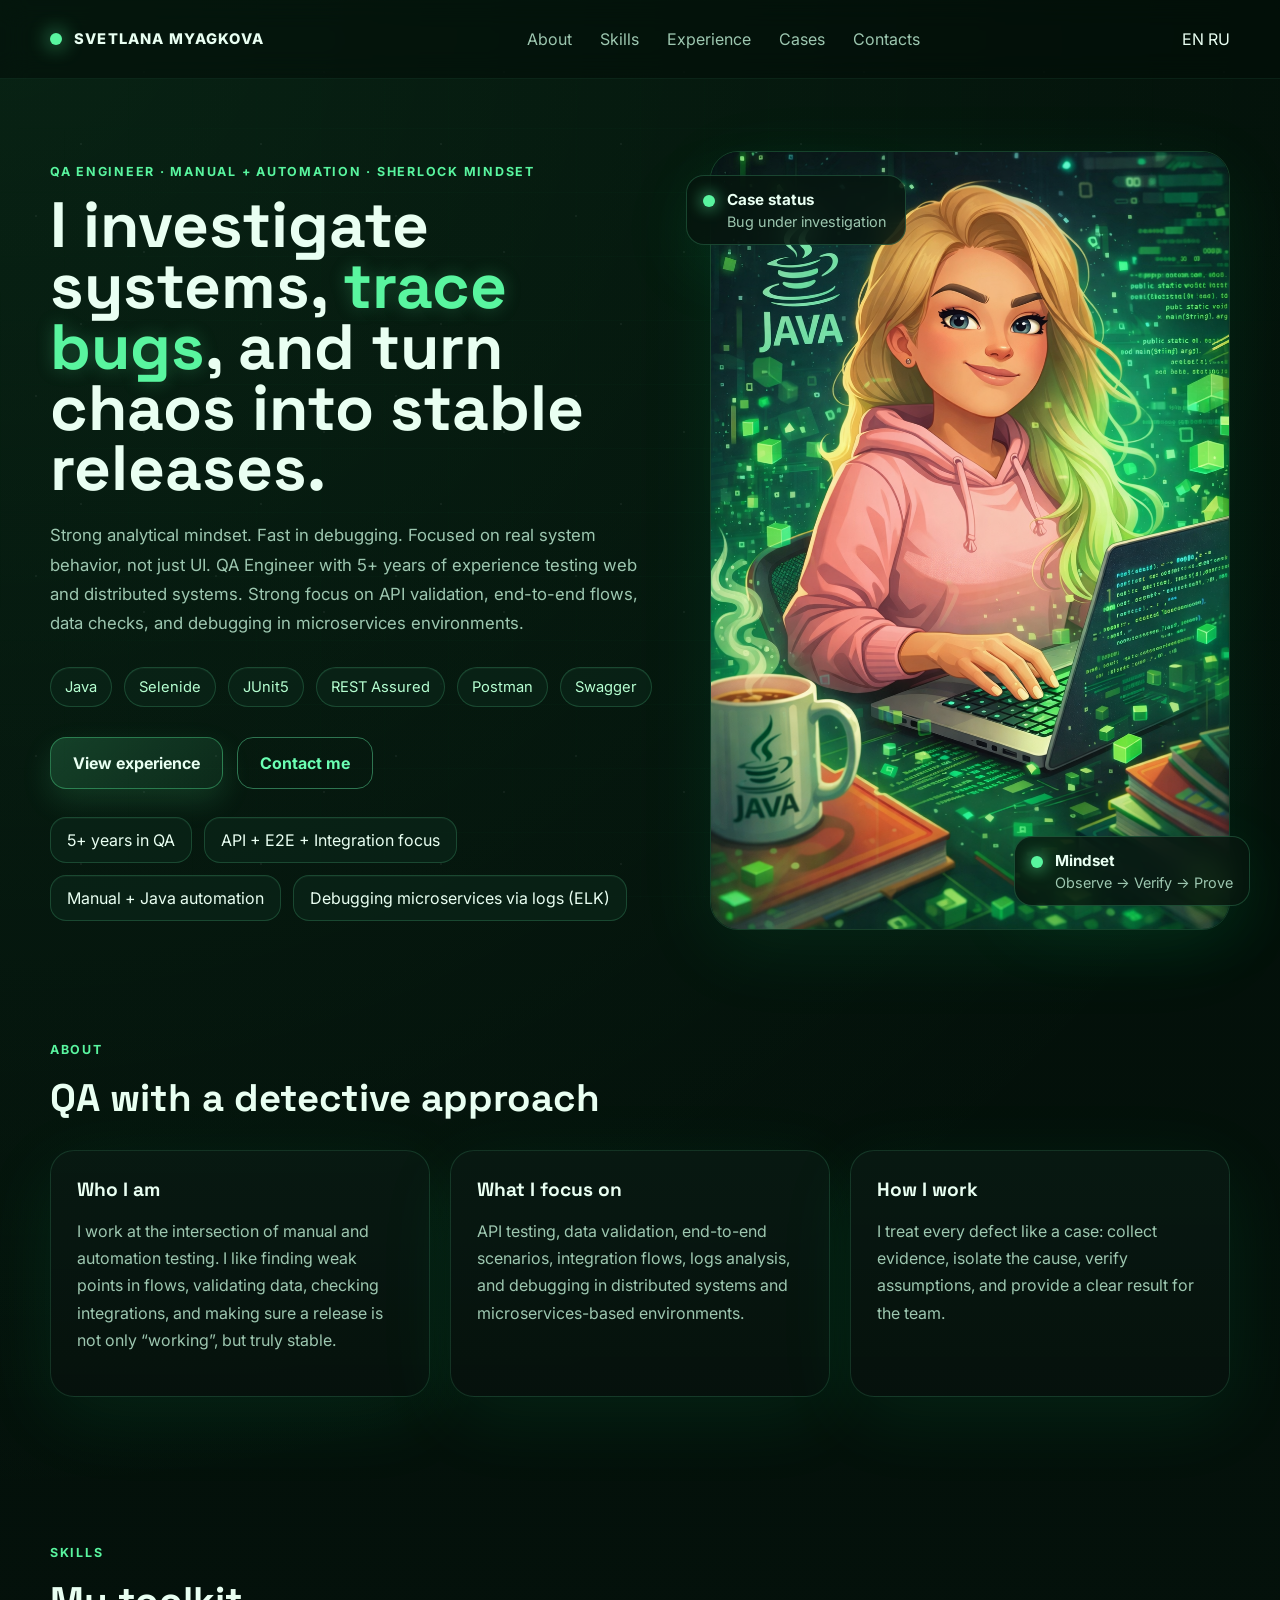
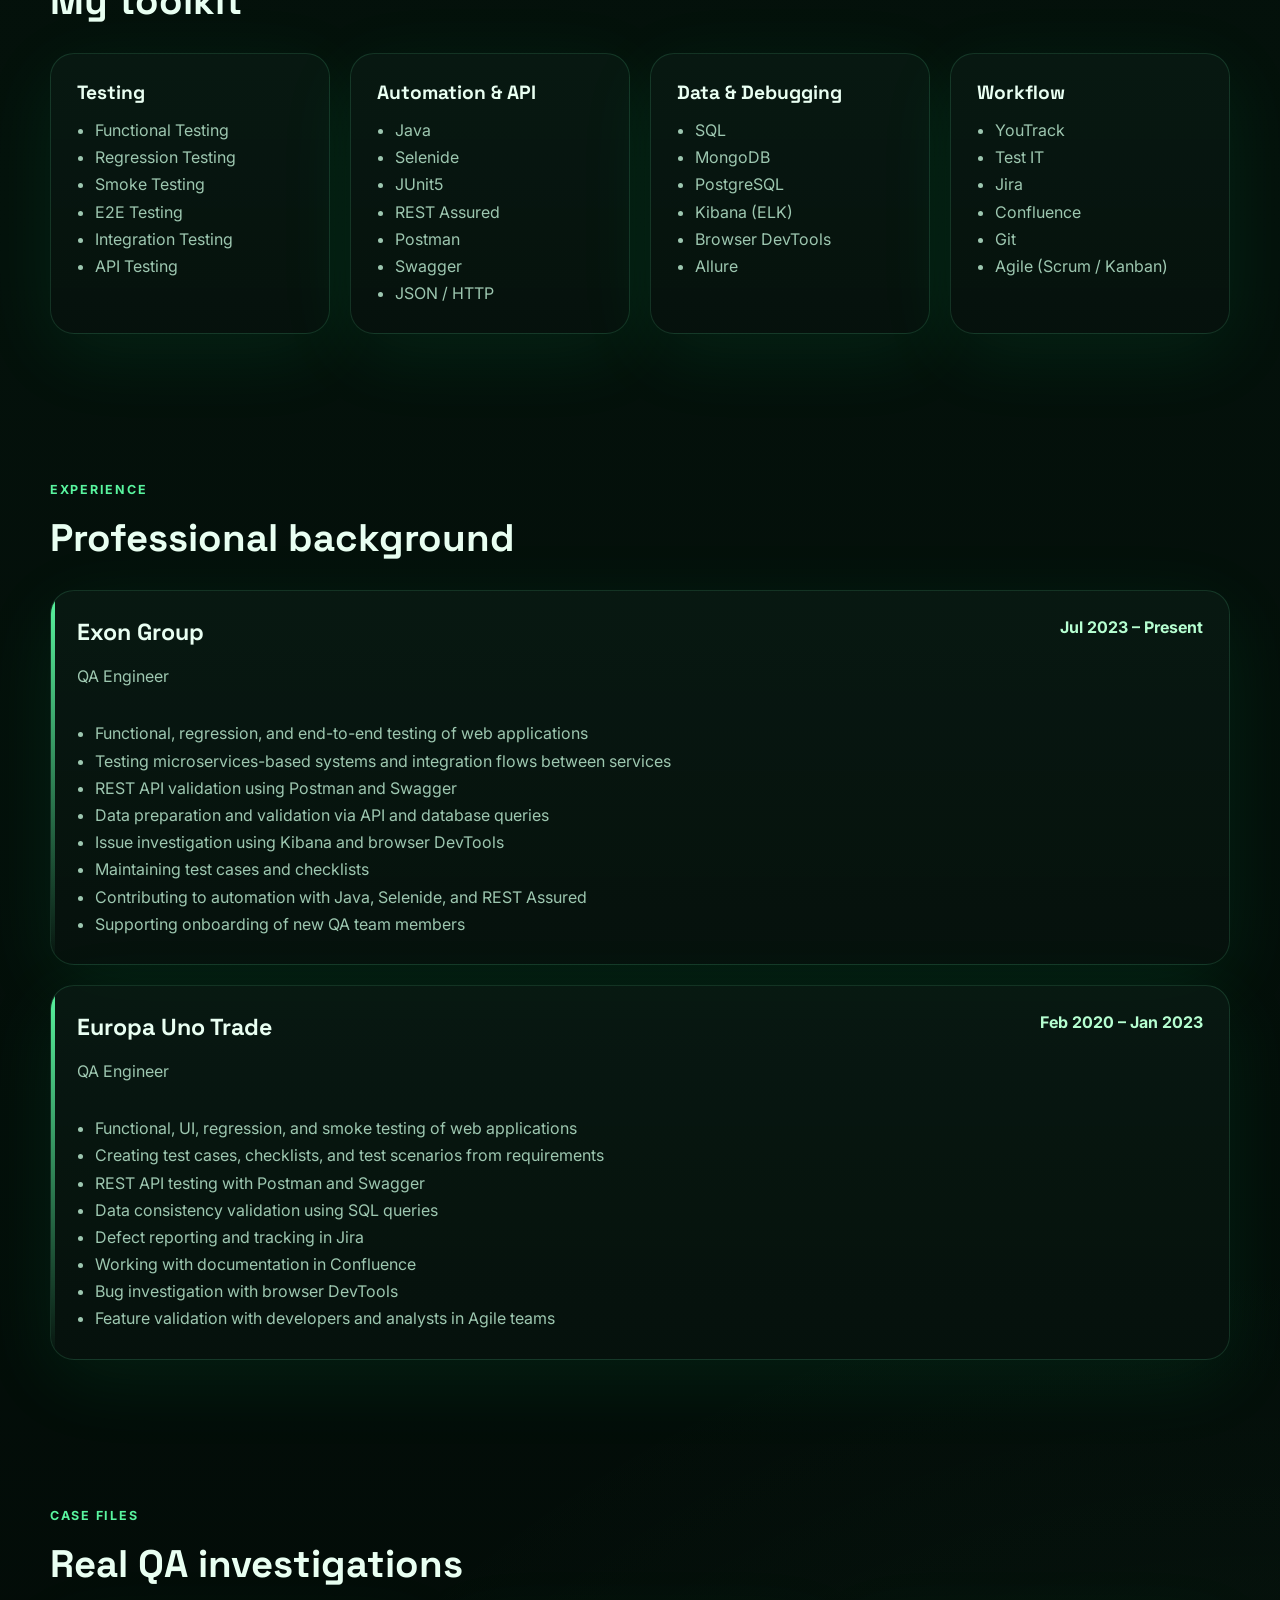
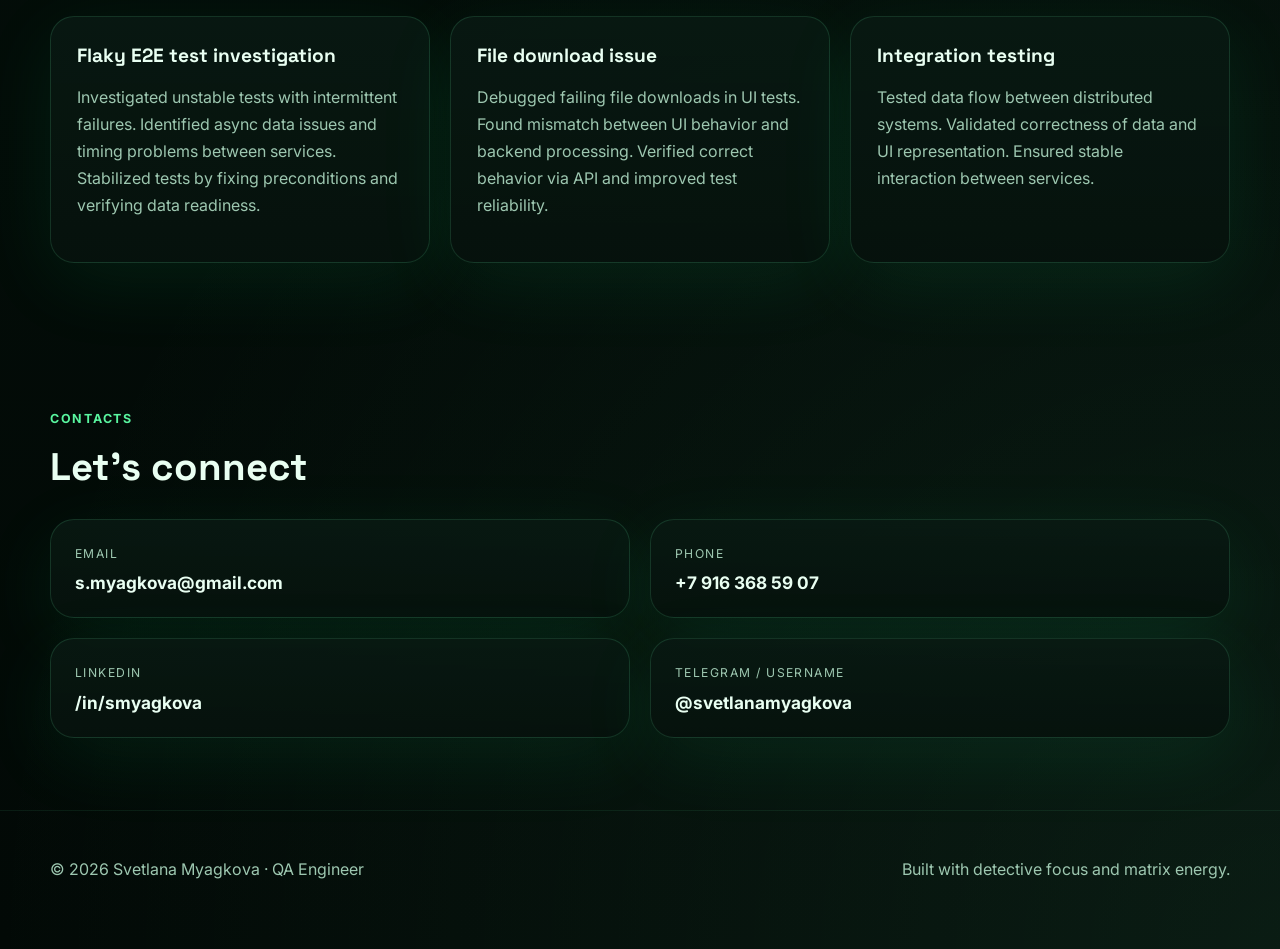
<file: index.html>
<!DOCTYPE html>
<html lang="en">
<head>
  <meta charset="UTF-8" />
  <meta name="viewport" content="width=device-width, initial-scale=1.0" />
  <title>Svetlana Myagkova | QA Engineer</title>
  <meta
    name="description"
    content="QA Engineer portfolio. Manual and automation testing, API validation, E2E flows, Java, Selenide, JUnit5, REST Assured."
  />
  <link rel="preconnect" href="https://fonts.googleapis.com" />
  <link rel="preconnect" href="https://fonts.gstatic.com" crossorigin />
  <link
    href="https://fonts.googleapis.com/css2?family=Inter:wght@400;500;600;700;800&family=Space+Grotesk:wght@500;700&display=swap"
    rel="stylesheet"
  />
  <link rel="icon" type="image/svg+xml" href="favicon.svg" />
  <link rel="stylesheet" href="style.css" />
</head>
<body>
  <div class="matrix-bg"></div>
  <div class="noise"></div>

  <header class="site-header">
    <div class="container nav">
      <a href="#hero" class="logo">
        <span class="logo-dot"></span>
        <span>SVETLANA MYAGKOVA</span>
      </a>

      <nav class="menu">
        <a href="#about">About</a>
        <a href="#skills">Skills</a>
        <a href="#experience">Experience</a>
        <a href="#cases">Cases</a>
        <a href="#contacts">Contacts</a>
      </nav>

      <div class="lang-switcher">
  <a class="lang-link active" href="index.html">EN</a>
  <a class="lang-link" href="ru.html">RU</a>
      </div>

      <button class="menu-toggle" id="menuToggle" aria-label="Open menu">
        <span></span>
        <span></span>
      </button>
    </div>
  </header>

  <main>
    <section class="hero" id="hero">
      <div class="container hero-grid">
        <div class="hero-text">
          <p class="eyebrow">QA Engineer · Manual + Automation · Sherlock Mindset</p>
          <h1>
            I investigate systems,
            <span class="accent">trace bugs</span>,
            and turn chaos into stable releases.
          </h1>

          <p class="hero-description">
            Strong analytical mindset. Fast in debugging. 
            Focused on real system behavior, not just UI.
            QA Engineer with 5+ years of experience testing web and distributed systems.
            Strong focus on API validation, end-to-end flows, data checks, and debugging
            in microservices environments.
          </p>

          <div class="hero-badges">
            <span>Java</span>
            <span>Selenide</span>
            <span>JUnit5</span>
            <span>REST Assured</span>
            <span>Postman</span>
            <span>Swagger</span>
          </div>

          <div class="hero-actions">
            <a href="#experience" class="btn btn-primary">View experience</a>
            <a href="#contacts" class="btn btn-secondary">Contact me</a>
          </div>

          <ul class="hero-facts">
            <li>5+ years in QA</li>
            <li>API + E2E + Integration focus</li>
            <li>Manual + Java automation</li>
            <li>Debugging microservices via logs (ELK)</li>
          </ul>
        </div>

        <div class="hero-visual">
          <div class="portrait-card">
            <div class="portrait-glow"></div>
            <img src="images/qa-sherlock.png" alt="QA engineer portrait" class="portrait" />
            <div class="status-card status-top">
              <span class="status-dot"></span>
              <div>
                <strong>Case status</strong>
                <p>Bug under investigation</p>
              </div>
            </div>
            <div class="status-card status-bottom">
              <span class="status-dot"></span>
              <div>
                <strong>Mindset</strong>
                <p>Observe → Verify → Prove</p>
              </div>
            </div>
          </div>
        </div>
      </div>
    </section>

    <section class="section" id="about">
      <div class="container">
        <div class="section-heading">
          <p class="eyebrow">About</p>
          <h2>QA with a detective approach</h2>
        </div>

        <div class="about-grid">
          <article class="card">
            <h3>Who I am</h3>
            <p>
              I work at the intersection of manual and automation testing. I like finding
              weak points in flows, validating data, checking integrations, and making sure
              a release is not only “working”, but truly stable.
            </p>
          </article>

          <article class="card">
            <h3>What I focus on</h3>
            <p>
              API testing, data validation, end-to-end scenarios, integration flows,
              logs analysis, and debugging in distributed systems and microservices-based
              environments.
            </p>
          </article>

          <article class="card">
            <h3>How I work</h3>
            <p>
              I treat every defect like a case: collect evidence, isolate the cause,
              verify assumptions, and provide a clear result for the team.
            </p>
          </article>
        </div>
      </div>
    </section>

    <section class="section" id="skills">
      <div class="container">
        <div class="section-heading">
          <p class="eyebrow">Skills</p>
          <h2>My toolkit</h2>
        </div>

        <div class="skills-grid">
          <article class="skill-card">
            <h3>Testing</h3>
            <ul>
              <li>Functional Testing</li>
              <li>Regression Testing</li>
              <li>Smoke Testing</li>
              <li>E2E Testing</li>
              <li>Integration Testing</li>
              <li>API Testing</li>
            </ul>
          </article>

          <article class="skill-card">
            <h3>Automation & API</h3>
            <ul>
              <li>Java</li>
              <li>Selenide</li>
              <li>JUnit5</li>
              <li>REST Assured</li>
              <li>Postman</li>
              <li>Swagger</li>
              <li>JSON / HTTP</li>
            </ul>
          </article>

          <article class="skill-card">
            <h3>Data & Debugging</h3>
            <ul>
              <li>SQL</li>
              <li>MongoDB</li>
              <li>PostgreSQL</li>
              <li>Kibana (ELK)</li>
              <li>Browser DevTools</li>
              <li>Allure</li>
            </ul>
          </article>

          <article class="skill-card">
            <h3>Workflow</h3>
            <ul>
              <li>YouTrack</li>
              <li>Test IT</li>
              <li>Jira</li>
              <li>Confluence</li>
              <li>Git</li>
              <li>Agile (Scrum / Kanban)</li>
            </ul>
          </article>
        </div>
      </div>
    </section>

    <section class="section" id="experience">
      <div class="container">
        <div class="section-heading">
          <p class="eyebrow">Experience</p>
          <h2>Professional background</h2>
        </div>

        <div class="timeline">
          <article class="timeline-item card">
            <div class="timeline-header">
              <div>
                <h3>Exon Group</h3>
                <p class="timeline-role">QA Engineer</p>
              </div>
              <span class="timeline-date">Jul 2023 – Present</span>
            </div>

            <ul class="timeline-list">
              <li>Functional, regression, and end-to-end testing of web applications</li>
              <li>Testing microservices-based systems and integration flows between services</li>
              <li>REST API validation using Postman and Swagger</li>
              <li>Data preparation and validation via API and database queries</li>
              <li>Issue investigation using Kibana and browser DevTools</li>
              <li>Maintaining test cases and checklists</li>
              <li>Contributing to automation with Java, Selenide, and REST Assured</li>
              <li>Supporting onboarding of new QA team members</li>
            </ul>
          </article>

          <article class="timeline-item card">
            <div class="timeline-header">
              <div>
                <h3>Europa Uno Trade</h3>
                <p class="timeline-role">QA Engineer</p>
              </div>
              <span class="timeline-date">Feb 2020 – Jan 2023</span>
            </div>

            <ul class="timeline-list">
              <li>Functional, UI, regression, and smoke testing of web applications</li>
              <li>Creating test cases, checklists, and test scenarios from requirements</li>
              <li>REST API testing with Postman and Swagger</li>
              <li>Data consistency validation using SQL queries</li>
              <li>Defect reporting and tracking in Jira</li>
              <li>Working with documentation in Confluence</li>
              <li>Bug investigation with browser DevTools</li>
              <li>Feature validation with developers and analysts in Agile teams</li>
            </ul>
          </article>
        </div>
      </div>
    </section>

    <section class="section" id="cases">
  <div class="container">
    <div class="section-heading">
      <p class="eyebrow">Case Files</p>
      <h2>Real QA investigations</h2>
    </div>

    <div class="about-grid">

      <article class="card">
        <h3>Flaky E2E test investigation</h3>
        <p>
          Investigated unstable tests with intermittent failures.
          Identified async data issues and timing problems between services.
          Stabilized tests by fixing preconditions and verifying data readiness.
        </p>
      </article>

      <article class="card">
        <h3>File download issue</h3>
        <p>
          Debugged failing file downloads in UI tests.
          Found mismatch between UI behavior and backend processing.
          Verified correct behavior via API and improved test reliability.
        </p>
      </article>

      <article class="card">
        <h3>Integration testing</h3>
        <p>
          Tested data flow between distributed systems.
          Validated correctness of data and UI representation.
          Ensured stable interaction between services.
        </p>
      </article>

    </div>
  </div>
</section>

    <section class="section" id="contacts">
      <div class="container">
        <div class="section-heading">
          <p class="eyebrow">Contacts</p>
          <h2>Let’s connect</h2>
        </div>

        <div class="contact-grid">
          <a class="contact-card" href="mailto:s.myagkova@gmail.com">
            <span class="contact-label">Email</span>
            <strong>s.myagkova@gmail.com</strong>
          </a>

          <a class="contact-card" href="tel:+79163685907">
            <span class="contact-label">Phone</span>
            <strong>+7 916 368 59 07</strong>
          </a>

          <a class="contact-card" href="https://www.linkedin.com/in/smyagkova/" target="_blank" rel="noopener noreferrer">
            <span class="contact-label">LinkedIn</span>
            <strong>/in/smyagkova</strong>
          </a>

          <a class="contact-card" href="https://t.me/svetlanamyagkova" target="_blank" rel="noopener noreferrer">
            <span class="contact-label">Telegram / Username</span>
            <strong>@svetlanamyagkova</strong>
          </a>
        </div>
      </div>
    </section>
  </main>

  <footer class="site-footer">
    <div class="container footer-content">
      <p>© 2026 Svetlana Myagkova · QA Engineer</p>
      <p class="footer-note">Built with detective focus and matrix energy.</p>
    </div>
  </footer>

  <script src="script.js"></script>
</body>
</html>
</file>
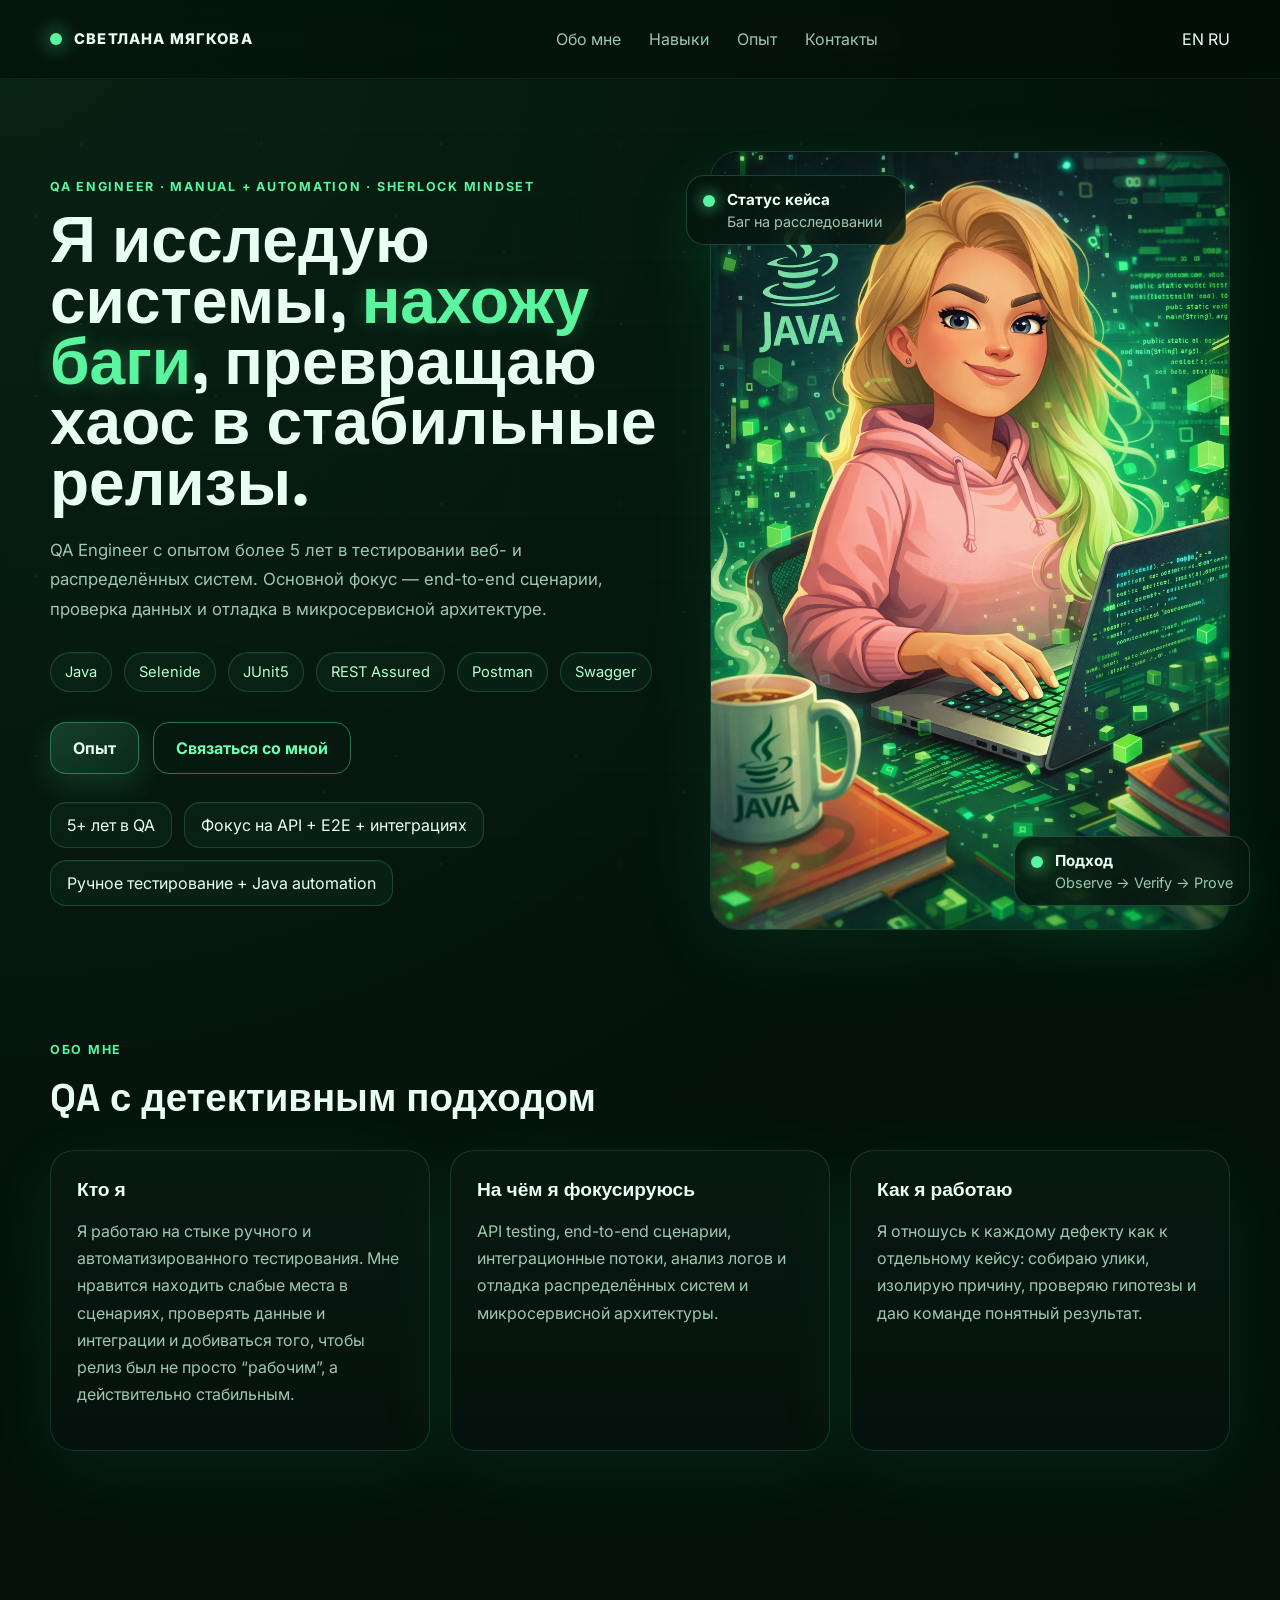
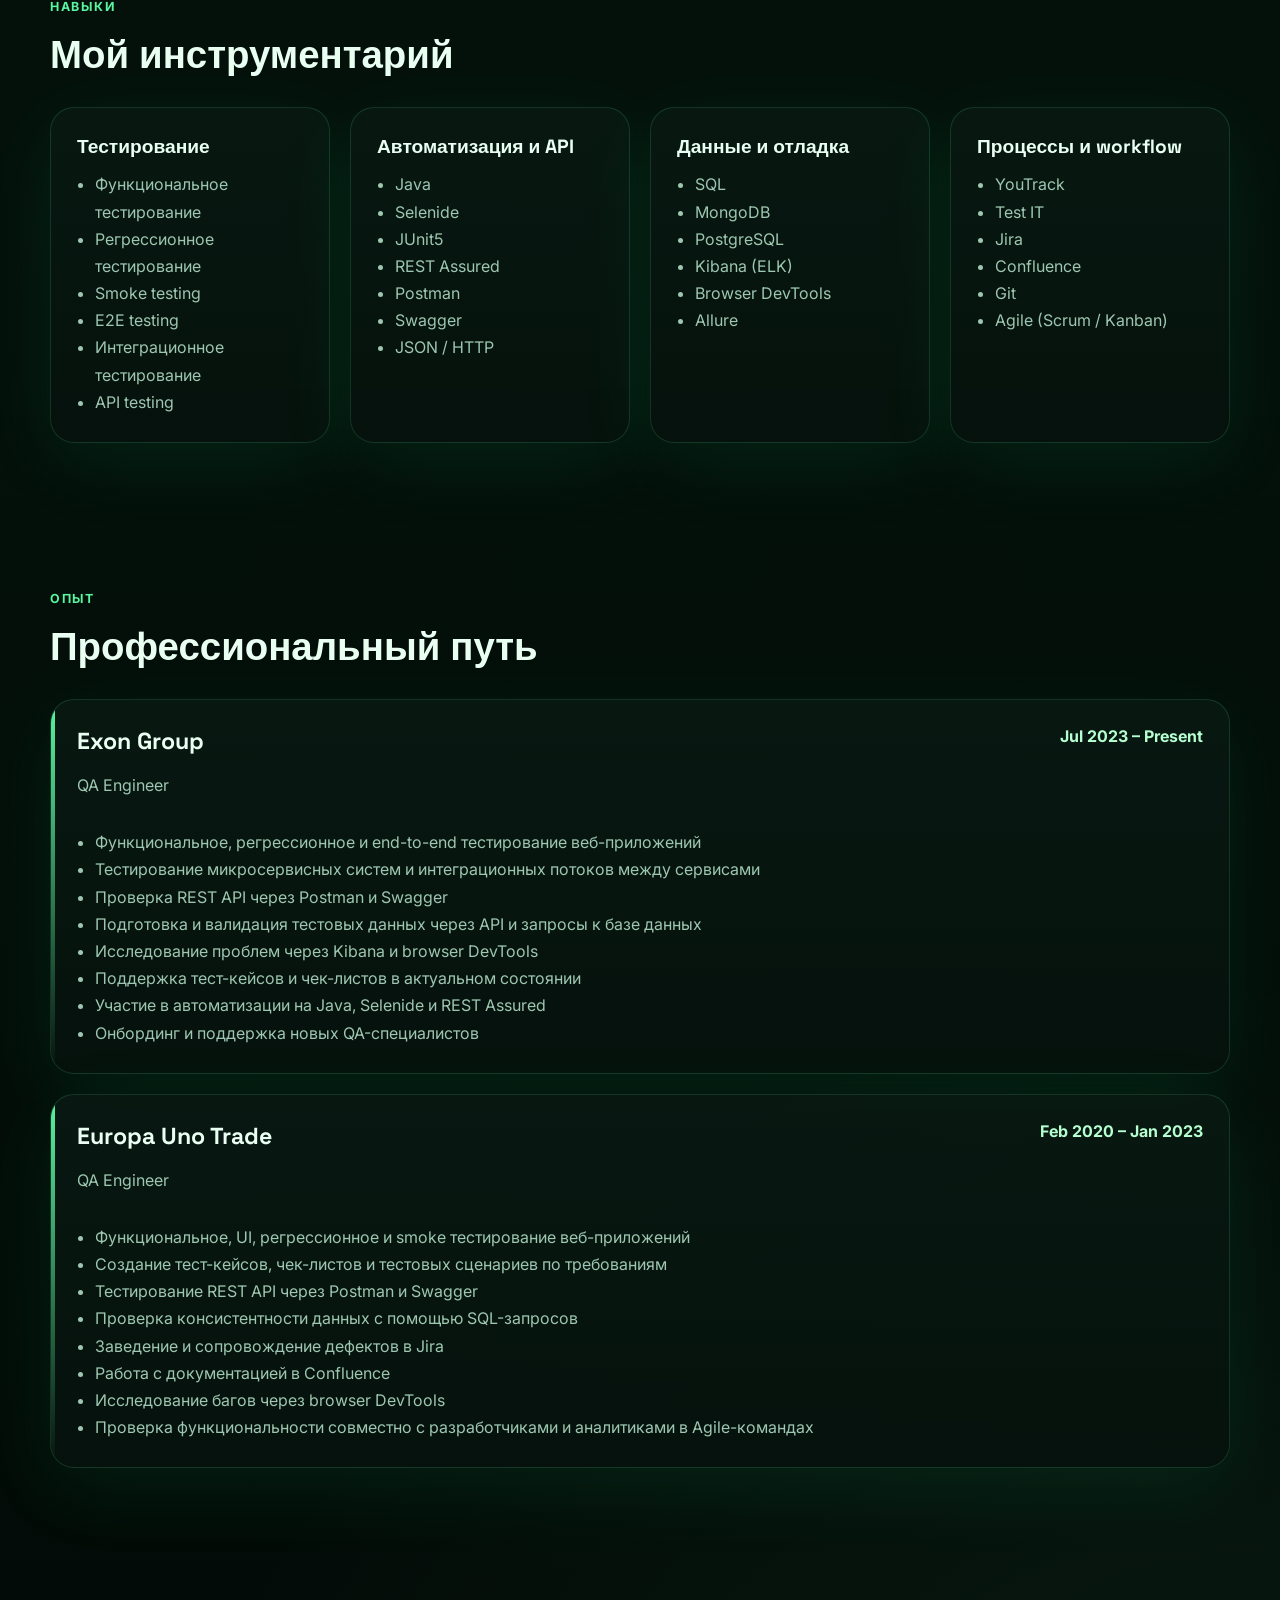
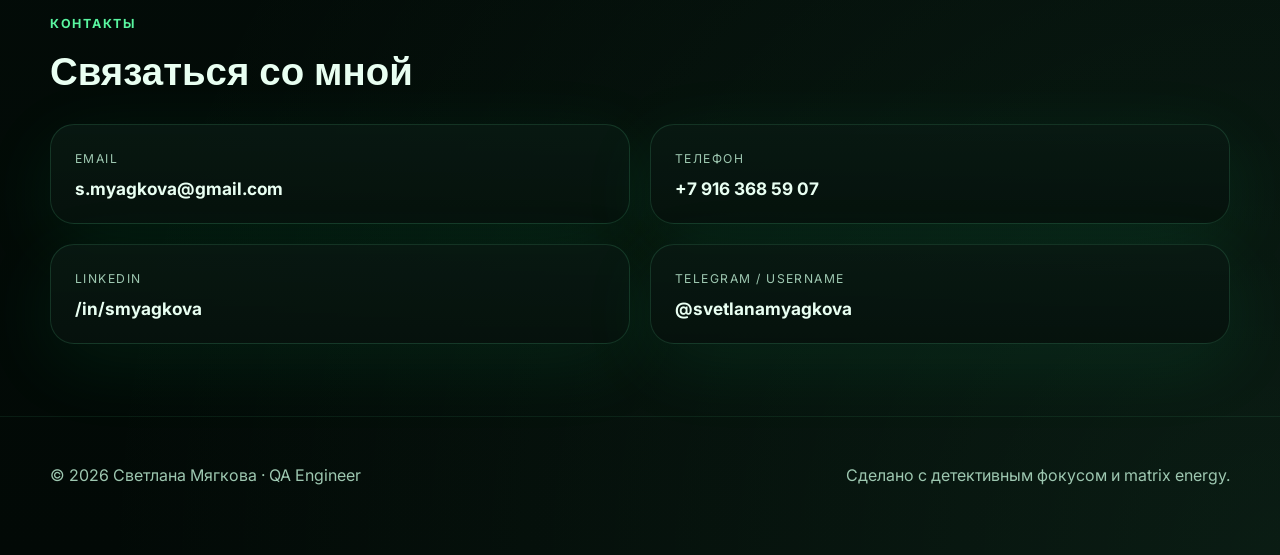
<file: ru.html>
<!DOCTYPE html>
<html lang="ru">
<head>
  <meta charset="UTF-8" />
  <meta name="viewport" content="width=device-width, initial-scale=1.0" />
  <title>Светлана Мягкова | QA Engineer</title>
  <meta
    name="description"
    content="Портфолио QA Engineer. Ручное и автоматизированное тестирование, API, E2E, Java, Selenide, JUnit5, REST Assured."
  />
  <link rel="preconnect" href="https://fonts.googleapis.com" />
  <link rel="preconnect" href="https://fonts.gstatic.com" crossorigin />
  <link
    href="https://fonts.googleapis.com/css2?family=Inter:wght@400;500;600;700;800&family=Space+Grotesk:wght@500;700&display=swap"
    rel="stylesheet"
  />
  <link rel="icon" type="image/svg+xml" href="favicon.svg" />
  <link rel="stylesheet" href="style.css" />
</head>
<body>
  <div class="matrix-bg"></div>
  <div class="noise"></div>

  <header class="site-header">
    <div class="container nav">
      <a href="#hero" class="logo">
        <span class="logo-dot"></span>
        <span>СВЕТЛАНА МЯГКОВА</span>
      </a>

      <nav class="menu">
        <a href="#about">Обо мне</a>
        <a href="#skills">Навыки</a>
        <a href="#experience">Опыт</a>
        <a href="#contacts">Контакты</a>
      </nav>

      <div class="lang-switcher">
        <a class="lang-link" href="index.html">EN</a>
        <a class="lang-link active" href="ru.html">RU</a>
      </div>

      <button class="menu-toggle" id="menuToggle" aria-label="Открыть меню">
        <span></span>
        <span></span>
      </button>
    </div>
  </header>

  <main>
    <section class="hero" id="hero">
      <div class="container hero-grid">
        <div class="hero-text">
          <p class="eyebrow">QA Engineer · Manual + Automation · Sherlock Mindset</p>
          <h1>
            Я исследую системы,
            <span class="accent">нахожу баги</span>,
             превращаю хаос в стабильные релизы.
          </h1>

          <p class="hero-description">
            QA Engineer с опытом более 5 лет в тестировании веб- и распределённых систем.
            Основной фокус — end-to-end сценарии, проверка данных и отладка
            в микросервисной архитектуре.
          </p>

          <div class="hero-badges">
            <span>Java</span>
            <span>Selenide</span>
            <span>JUnit5</span>
            <span>REST Assured</span>
            <span>Postman</span>
            <span>Swagger</span>
          </div>

          <div class="hero-actions">
            <a href="#experience" class="btn btn-primary">Опыт</a>
            <a href="#contacts" class="btn btn-secondary">Связаться со мной</a>
          </div>

          <ul class="hero-facts">
            <li>5+ лет в QA</li>
            <li>Фокус на API + E2E + интеграциях</li>
            <li>Ручное тестирование + Java automation</li>
          </ul>
        </div>

        <div class="hero-visual">
          <div class="portrait-card">
            <div class="portrait-glow"></div>
            <img src="images/qa-sherlock.png" alt="Портрет QA Engineer" class="portrait" />
            <div class="status-card status-top">
              <span class="status-dot"></span>
              <div>
                <strong>Статус кейса</strong>
                <p>Баг на расследовании</p>
              </div>
            </div>
            <div class="status-card status-bottom">
              <span class="status-dot"></span>
              <div>
                <strong>Подход</strong>
                <p>Observe → Verify → Prove</p>
              </div>
            </div>
          </div>
        </div>
      </div>
    </section>

    <section class="section" id="about">
      <div class="container">
        <div class="section-heading">
          <p class="eyebrow">Обо мне</p>
          <h2>QA с детективным подходом</h2>
        </div>

        <div class="about-grid">
          <article class="card">
            <h3>Кто я</h3>
            <p>
              Я работаю на стыке ручного и автоматизированного тестирования. Мне нравится
              находить слабые места в сценариях, проверять данные и интеграции и добиваться того,
              чтобы релиз был не просто “рабочим”, а действительно стабильным.
            </p>
          </article>

          <article class="card">
            <h3>На чём я фокусируюсь</h3>
            <p>
              API testing, end-to-end сценарии, интеграционные потоки,
              анализ логов и отладка распределённых систем и микросервисной архитектуры.
            </p>
          </article>

          <article class="card">
            <h3>Как я работаю</h3>
            <p>
              Я отношусь к каждому дефекту как к отдельному кейсу: собираю улики,
              изолирую причину, проверяю гипотезы и даю команде понятный результат.
            </p>
          </article>
        </div>
      </div>
    </section>

    <section class="section" id="skills">
      <div class="container">
        <div class="section-heading">
          <p class="eyebrow">Навыки</p>
          <h2>Мой инструментарий</h2>
        </div>

        <div class="skills-grid">
          <article class="skill-card">
            <h3>Тестирование</h3>
            <ul>
              <li>Функциональное тестирование</li>
              <li>Регрессионное тестирование</li>
              <li>Smoke testing</li>
              <li>E2E testing</li>
              <li>Интеграционное тестирование</li>
              <li>API testing</li>
            </ul>
          </article>

          <article class="skill-card">
            <h3>Автоматизация и API</h3>
            <ul>
              <li>Java</li>
              <li>Selenide</li>
              <li>JUnit5</li>
              <li>REST Assured</li>
              <li>Postman</li>
              <li>Swagger</li>
              <li>JSON / HTTP</li>
            </ul>
          </article>

          <article class="skill-card">
            <h3>Данные и отладка</h3>
            <ul>
              <li>SQL</li>
              <li>MongoDB</li>
              <li>PostgreSQL</li>
              <li>Kibana (ELK)</li>
              <li>Browser DevTools</li>
              <li>Allure</li>
            </ul>
          </article>

          <article class="skill-card">
            <h3>Процессы и workflow</h3>
            <ul>
              <li>YouTrack</li>
              <li>Test IT</li>
              <li>Jira</li>
              <li>Confluence</li>
              <li>Git</li>
              <li>Agile (Scrum / Kanban)</li>
            </ul>
          </article>
        </div>
      </div>
    </section>

    <section class="section" id="experience">
      <div class="container">
        <div class="section-heading">
          <p class="eyebrow">Опыт</p>
          <h2>Профессиональный путь</h2>
        </div>

        <div class="timeline">
          <article class="timeline-item card">
            <div class="timeline-header">
              <div>
                <h3>Exon Group</h3>
                <p class="timeline-role">QA Engineer</p>
              </div>
              <span class="timeline-date">Jul 2023 – Present</span>
            </div>

            <ul class="timeline-list">
              <li>Функциональное, регрессионное и end-to-end тестирование веб-приложений</li>
              <li>Тестирование микросервисных систем и интеграционных потоков между сервисами</li>
              <li>Проверка REST API через Postman и Swagger</li>
              <li>Подготовка и валидация тестовых данных через API и запросы к базе данных</li>
              <li>Исследование проблем через Kibana и browser DevTools</li>
              <li>Поддержка тест-кейсов и чек-листов в актуальном состоянии</li>
              <li>Участие в автоматизации на Java, Selenide и REST Assured</li>
              <li>Онбординг и поддержка новых QA-специалистов</li>
            </ul>
          </article>

          <article class="timeline-item card">
            <div class="timeline-header">
              <div>
                <h3>Europa Uno Trade</h3>
                <p class="timeline-role">QA Engineer</p>
              </div>
              <span class="timeline-date">Feb 2020 – Jan 2023</span>
            </div>

            <ul class="timeline-list">
              <li>Функциональное, UI, регрессионное и smoke тестирование веб-приложений</li>
              <li>Создание тест-кейсов, чек-листов и тестовых сценариев по требованиям</li>
              <li>Тестирование REST API через Postman и Swagger</li>
              <li>Проверка консистентности данных с помощью SQL-запросов</li>
              <li>Заведение и сопровождение дефектов в Jira</li>
              <li>Работа с документацией в Confluence</li>
              <li>Исследование багов через browser DevTools</li>
              <li>Проверка функциональности совместно с разработчиками и аналитиками в Agile-командах</li>
            </ul>
          </article>
        </div>
      </div>
    </section>

    <section class="section" id="contacts">
      <div class="container">
        <div class="section-heading">
          <p class="eyebrow">Контакты</p>
          <h2>Связаться со мной</h2>
        </div>

        <div class="contact-grid">
          <a class="contact-card" href="mailto:s.myagkova@gmail.com">
            <span class="contact-label">Email</span>
            <strong>s.myagkova@gmail.com</strong>
          </a>

          <a class="contact-card" href="tel:+79163685907">
            <span class="contact-label">Телефон</span>
            <strong>+7 916 368 59 07</strong>
          </a>

          <a class="contact-card" href="https://www.linkedin.com/in/smyagkova/" target="_blank" rel="noopener noreferrer">
            <span class="contact-label">LinkedIn</span>
            <strong>/in/smyagkova</strong>
          </a>

          <a class="contact-card" href="https://t.me/svetlanamyagkova" target="_blank" rel="noopener noreferrer">
            <span class="contact-label">Telegram / Username</span>
            <strong>@svetlanamyagkova</strong>
          </a>
        </div>
      </div>
    </section>
  </main>

  <footer class="site-footer">
    <div class="container footer-content">
      <p>© 2026 Светлана Мягкова · QA Engineer</p>
      <p class="footer-note">Сделано с детективным фокусом и matrix energy.</p>
    </div>
  </footer>

  <script src="script.js"></script>
</body>
</html>
</file>
<file: style.css>
:root {
  --bg: #04110b;
  --bg-soft: #081a12;
  --panel: rgba(9, 26, 19, 0.72);
  --panel-strong: rgba(8, 23, 16, 0.9);
  --line: rgba(107, 255, 179, 0.18);
  --text: #e9fff2;
  --muted: #9dc7b0;
  --accent: #59f59f;
  --accent-2: #b6ffd1;
  --shadow: 0 20px 80px rgba(20, 255, 138, 0.08);
  --radius: 24px;
  --radius-sm: 18px;
  --container: 1180px;
}

* {
  box-sizing: border-box;
}

html {
  scroll-behavior: smooth;
}

body {
  margin: 0;
  font-family: "Inter", sans-serif;
  color: var(--text);
  background:
    radial-gradient(circle at top left, rgba(67, 255, 149, 0.08), transparent 35%),
    radial-gradient(circle at bottom right, rgba(107, 255, 179, 0.08), transparent 30%),
    linear-gradient(180deg, #031009 0%, #04110b 45%, #020906 100%);
  overflow-x: hidden;
}

a {
  color: inherit;
  text-decoration: none;
}

img {
  max-width: 100%;
  display: block;
}

.container {
  width: min(100% - 32px, var(--container));
  margin: 0 auto;
}

.matrix-bg {
  position: fixed;
  inset: 0;
  pointer-events: none;
  opacity: 0.3;
  background-image:
    linear-gradient(rgba(89, 245, 159, 0.06) 1px, transparent 1px),
    linear-gradient(90deg, rgba(89, 245, 159, 0.04) 1px, transparent 1px);
  background-size: 64px 64px;
  mask-image: radial-gradient(circle at center, black 55%, transparent 100%);
  z-index: -2;
}

.noise {
  position: fixed;
  inset: 0;
  pointer-events: none;
  opacity: 0.05;
  background-image:
    radial-gradient(circle at 20% 20%, #ffffff 0.7px, transparent 1px),
    radial-gradient(circle at 80% 40%, #ffffff 0.7px, transparent 1px),
    radial-gradient(circle at 45% 80%, #ffffff 0.7px, transparent 1px);
  background-size: 180px 180px;
  z-index: -1;
}

.site-header {
  position: sticky;
  top: 0;
  z-index: 30;
  backdrop-filter: blur(14px);
  background: rgba(3, 13, 9, 0.55);
  border-bottom: 1px solid rgba(107, 255, 179, 0.08);
}

.nav {
  display: flex;
  align-items: center;
  justify-content: space-between;
  min-height: 78px;
  gap: 20px;
}

.logo {
  display: inline-flex;
  align-items: center;
  gap: 12px;
  font-weight: 800;
  letter-spacing: 0.08em;
  font-size: 0.92rem;
}

.logo-dot {
  width: 12px;
  height: 12px;
  border-radius: 50%;
  background: var(--accent);
  box-shadow: 0 0 20px var(--accent);
  flex-shrink: 0;
}

.menu {
  display: flex;
  align-items: center;
  gap: 28px;
}

.menu a {
  color: var(--muted);
  transition: 0.25s ease;
}

.menu a:hover {
  color: var(--text);
}

.menu-toggle {
  display: none;
  width: 48px;
  height: 48px;
  border: 1px solid var(--line);
  border-radius: 14px;
  background: transparent;
  cursor: pointer;
  padding: 0;
}

.menu-toggle span {
  display: block;
  width: 18px;
  height: 2px;
  margin: 6px auto;
  background: var(--text);
  border-radius: 10px;
}

.hero {
  padding: 72px 0 36px;
}

.hero-grid {
  display: grid;
  grid-template-columns: 1.08fr 0.92fr;
  gap: 44px;
  align-items: center;
}

.eyebrow {
  display: inline-flex;
  align-items: center;
  gap: 10px;
  margin: 0 0 16px;
  color: var(--accent);
  text-transform: uppercase;
  letter-spacing: 0.14em;
  font-size: 0.78rem;
  font-weight: 700;
}

.hero h1,
.section-heading h2,
.card h3,
.skill-card h3,
.timeline-header h3 {
  font-family: "Space Grotesk", sans-serif;
}

.hero h1 {
  margin: 0;
  font-size: clamp(2.4rem, 5vw, 4.9rem);
  line-height: 0.95;
  max-width: 760px;
}

.accent {
  color: var(--accent);
  text-shadow: 0 0 18px rgba(89, 245, 159, 0.26);
}

.hero-description {
  margin: 22px 0 0;
  max-width: 700px;
  color: var(--muted);
  font-size: 1.05rem;
  line-height: 1.75;
}

.hero-badges {
  display: flex;
  flex-wrap: wrap;
  gap: 12px;
  margin-top: 28px;
}

.hero-badges span,
.hero-facts li {
  border: 1px solid var(--line);
  background: rgba(11, 38, 25, 0.7);
  box-shadow: inset 0 1px 0 rgba(182, 255, 209, 0.04);
}

.hero-badges span {
  padding: 10px 14px;
  border-radius: 999px;
  color: var(--accent-2);
  font-size: 0.92rem;
}

.hero-actions {
  display: flex;
  flex-wrap: wrap;
  gap: 14px;
  margin-top: 30px;
}

.btn {
  display: inline-flex;
  align-items: center;
  justify-content: center;
  min-height: 52px;
  padding: 0 22px;
  border-radius: 16px;
  font-weight: 700;
  transition: transform 0.25s ease, box-shadow 0.25s ease, background 0.25s ease;
}

.btn:hover {
  transform: translateY(-2px);
}

.btn-primary {
  background: linear-gradient(135deg, rgba(89, 245, 159, 0.18), rgba(89, 245, 159, 0.08));
  border: 1px solid rgba(89, 245, 159, 0.36);
  box-shadow: 0 12px 30px rgba(89, 245, 159, 0.14);
}

.btn-secondary {
  border: 1px solid rgba(107, 255, 179, 0.4);
  color: #6bffb3;
  background: transparent;
  transition: 0.2s ease;
}

.btn-secondary:hover {
  background: rgba(107, 255, 179, 0.12);
  border-color: #6bffb3;
  color: #fff;
  box-shadow: 0 0 12px rgba(107, 255, 179, 0.3);
}

.hero-facts {
  display: flex;
  flex-wrap: wrap;
  gap: 12px;
  list-style: none;
  padding: 0;
  margin: 28px 0 0;
}

.hero-facts li {
  padding: 12px 16px;
  border-radius: 16px;
  color: var(--text);
}

.hero-visual {
  position: relative;
}

.portrait-card {
  position: relative;
  max-width: 520px;
  margin-left: auto;
}

.portrait {
  width: 100%;
  border-radius: 28px;
  object-fit: cover;
  border: 1px solid rgba(107, 255, 179, 0.18);
  box-shadow: var(--shadow);
}

.portrait-glow {
  position: absolute;
  inset: 10% 10% auto;
  height: 60%;
  filter: blur(70px);
  background: radial-gradient(circle, rgba(89, 245, 159, 0.22), transparent 68%);
  z-index: -1;
}

.status-card {
  position: absolute;
  display: flex;
  align-items: flex-start;
  gap: 12px;
  min-width: 220px;
  padding: 14px 16px;
  background: rgba(6, 21, 14, 0.78);
  border: 1px solid rgba(107, 255, 179, 0.2);
  border-radius: 18px;
  backdrop-filter: blur(14px);
  box-shadow: var(--shadow);
}

.status-card strong {
  display: block;
  font-size: 0.95rem;
  margin-bottom: 4px;
}

.status-card p {
  margin: 0;
  color: var(--muted);
  font-size: 0.9rem;
}

.status-top {
  top: 24px;
  left: -24px;
}

.status-bottom {
  right: -20px;
  bottom: 24px;
}

.status-dot {
  width: 12px;
  height: 12px;
  margin-top: 5px;
  border-radius: 50%;
  background: var(--accent);
  box-shadow: 0 0 16px var(--accent);
  flex-shrink: 0;
}

.section {
  padding: 72px 0;
}

.section-heading {
  margin-bottom: 28px;
}

.section-heading h2 {
  margin: 0;
  font-size: clamp(1.8rem, 3vw, 3rem);
}

.about-grid,
.skills-grid,
.contact-grid {
  display: grid;
  gap: 20px;
}

.about-grid {
  grid-template-columns: repeat(3, 1fr);
}

.skills-grid {
  grid-template-columns: repeat(4, 1fr);
}

.contact-grid {
  grid-template-columns: repeat(2, 1fr);
}

.card,
.skill-card,
.contact-card {
  background: linear-gradient(180deg, rgba(9, 26, 19, 0.85), rgba(6, 18, 13, 0.96));
  border: 1px solid rgba(107, 255, 179, 0.14);
  border-radius: var(--radius);
  box-shadow: var(--shadow);
}

.card,
.skill-card {
  padding: 26px;
}

.card h3,
.skill-card h3 {
  margin: 0 0 12px;
  font-size: 1.2rem;
}

.card p,
.skill-card li,
.contact-label,
.timeline-role,
.timeline-list li {
  color: var(--muted);
  line-height: 1.7;
}

.skill-card ul,
.timeline-list {
  margin: 0;
  padding-left: 18px;
}

.timeline {
  display: grid;
  gap: 20px;
}

.timeline-item {
  position: relative;
  overflow: hidden;
}

.timeline-item::before {
  content: "";
  position: absolute;
  inset: 0 auto 0 0;
  width: 4px;
  background: linear-gradient(180deg, var(--accent), transparent);
}

.timeline-header {
  display: flex;
  align-items: flex-start;
  justify-content: space-between;
  gap: 16px;
  margin-bottom: 14px;
}

.timeline-header h3 {
  margin: 0 0 6px;
  font-size: 1.45rem;
}

.timeline-date {
  color: var(--accent-2);
  font-weight: 700;
  white-space: nowrap;
}

.contact-card {
  display: flex;
  flex-direction: column;
  gap: 8px;
  padding: 24px;
  transition: transform 0.25s ease, border-color 0.25s ease;
}

.contact-card:hover {
  transform: translateY(-3px);
  border-color: rgba(107, 255, 179, 0.34);
}

.contact-label {
  text-transform: uppercase;
  letter-spacing: 0.12em;
  font-size: 0.76rem;
}

.contact-card strong {
  font-size: 1.08rem;
}

.site-footer {
  padding: 32px 0 54px;
  border-top: 1px solid rgba(107, 255, 179, 0.08);
}

.footer-content {
  display: flex;
  align-items: center;
  justify-content: space-between;
  gap: 16px;
  color: var(--muted);
}

.footer-note {
  text-align: right;
}

.reveal {
  opacity: 0;
  transform: translateY(18px);
  transition: opacity 0.7s ease, transform 0.7s ease;
}

.reveal.visible {
  opacity: 1;
  transform: translateY(0);
}

@media (max-width: 1100px) {
  .hero-grid,
  .about-grid,
  .skills-grid {
    grid-template-columns: 1fr 1fr;
  }

  .hero-grid {
    align-items: start;
  }

  .portrait-card {
    max-width: 100%;
  }

  .status-top {
    left: 12px;
  }

  .status-bottom {
    right: 12px;
  }
}

@media (max-width: 820px) {
  .menu {
    position: fixed;
    top: 78px;
    left: 16px;
    right: 16px;
    display: none;
    flex-direction: column;
    align-items: flex-start;
    padding: 18px;
    background: rgba(4, 16, 11, 0.96);
    border: 1px solid rgba(107, 255, 179, 0.16);
    border-radius: 22px;
  }

  .menu.open {
    display: flex;
  }

  .menu-toggle {
    display: inline-block;
  }

  .hero-grid,
  .about-grid,
  .skills-grid,
  .contact-grid {
    grid-template-columns: 1fr;
  }

  .hero {
    padding-top: 42px;
  }

  .hero h1 {
    line-height: 1.02;
  }

  .timeline-header,
  .footer-content {
    flex-direction: column;
    align-items: flex-start;
  }

  .status-card {
    position: static;
    margin-top: 14px;
  }

  .portrait-card {
    display: grid;
    gap: 14px;
  }
}

@media (max-width: 520px) {
  .container {
    width: min(100% - 20px, var(--container));
  }

  .nav {
    min-height: 70px;
  }

  .logo {
    font-size: 0.8rem;
    max-width: 70%;
  }

  .hero-badges span,
  .hero-facts li {
    width: 100%;
  }

  .btn {
    width: 100%;
  }

  .card,
  .skill-card,
  .contact-card {
    padding: 20px;
    border-radius: 20px;
  }

  .lang-switcher {
  display: flex;
  gap: 10px;
  margin-left: 20px;
}

.lang-link {
  font-size: 0.85rem;
  color: var(--muted);
  text-decoration: none;
  transition: 0.2s;
}

.lang-link:hover {
  color: var(--text);
}

.lang-link.active {
  color: #6bffb3;
  font-weight: 600;
}
}
</file>
